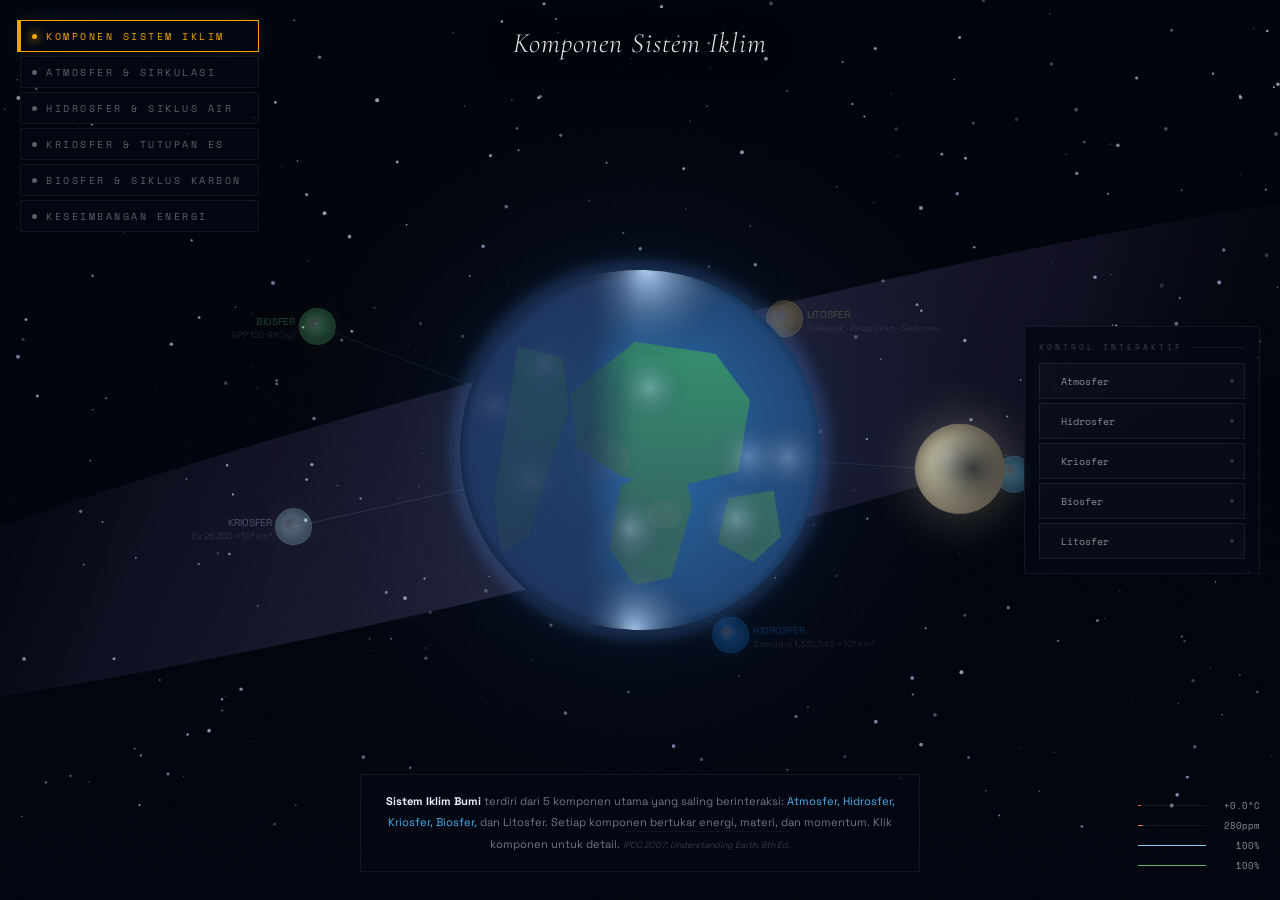
<file: index.html>
<!DOCTYPE html>
<html lang="id">
<head>
  <meta charset="UTF-8">
  <meta name="viewport" content="width=device-width, initial-scale=1.0">
  <title>Sistem Iklim Bumi — Perdinan</title>
  <link rel="stylesheet" href="style.css">
</head>
<body>
  <canvas id="c"></canvas>

  <div id="hud">
    <!-- SCENE TITLE -->
    <div id="scene-title">Bumi dalam Keseimbangan</div>

    <!-- NAV — 6 scenes sesuai PDF -->
    <div id="nav">
      <div class="nav-pill active" style="--c:#f0a500" onclick="go(0)">
        <div class="nav-dot"></div>Komponen Sistem Iklim
      </div>
      <div class="nav-pill" style="--c:#4fc3f7" onclick="go(1)">
        <div class="nav-dot"></div>Atmosfer & Sirkulasi
      </div>
      <div class="nav-pill" style="--c:#0288d1" onclick="go(2)">
        <div class="nav-dot"></div>Hidrosfer & Siklus Air
      </div>
      <div class="nav-pill" style="--c:#90caf9" onclick="go(3)">
        <div class="nav-dot"></div>Kriosfer & Tutupan Es
      </div>
      <div class="nav-pill" style="--c:#43a047" onclick="go(4)">
        <div class="nav-dot"></div>Biosfer & Siklus Karbon
      </div>
      <div class="nav-pill" style="--c:#ffd600" onclick="go(5)">
        <div class="nav-dot"></div>Keseimbangan Energi
      </div>
    </div>

    <!-- CONTROLS (dynamically built by JS) -->
    <div id="controls"></div>

    <!-- INFO CARD -->
    <div id="info-card">
      Pilih scene di kiri untuk mulai eksplorasi sistem iklim Bumi.<br>
      <span style="font-size:0.6rem;opacity:0.5">Sumber: Understanding Earth, 6th Ed. | IPCC 2007 | Perdinan</span>
    </div>

    <!-- STATS — real-time climate indicators -->
    <div id="stats">
      <div class="stat-item">
        <div class="stat-bar"><div class="stat-fill" id="sf-temp" style="background:#ff7043;width:5%"></div></div>
        <span class="stat-val" id="sv-temp">+0.0°C</span>
      </div>
      <div class="stat-item">
        <div class="stat-bar"><div class="stat-fill" id="sf-co2" style="background:#ff8a65;width:8%"></div></div>
        <span class="stat-val" id="sv-co2">280ppm</span>
      </div>
      <div class="stat-item">
        <div class="stat-bar"><div class="stat-fill" id="sf-ice" style="background:#90caf9;width:100%"></div></div>
        <span class="stat-val" id="sv-ice">100%</span>
      </div>
      <div class="stat-item">
        <div class="stat-bar"><div class="stat-fill" id="sf-forest" style="background:#66bb6a;width:100%"></div></div>
        <span class="stat-val" id="sv-forest">100%</span>
      </div>
    </div>

    <div id="tip"></div>
  </div>

  <script src="main.js"></script>
</body>
</html>
</file>
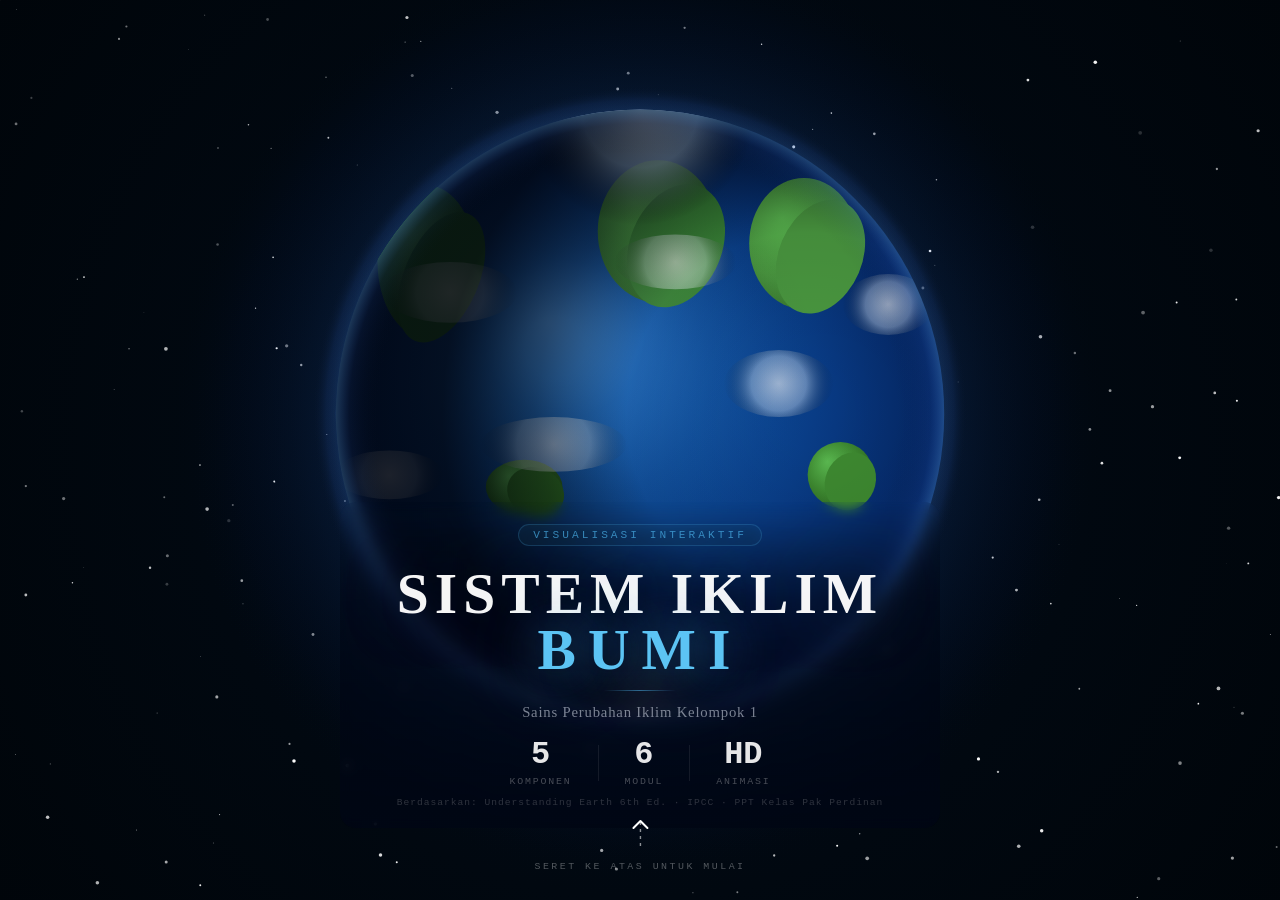
<file: spi rev/index.html>
<!DOCTYPE html>
<html lang="id">
<head>
  <meta charset="UTF-8">
  <meta name="viewport" content="width=device-width, initial-scale=1.0, maximum-scale=1.0, user-scalable=no">
  <title>Sistem Iklim Bumi — Perdinan</title>
  <link rel="stylesheet" href="style.css">
</head>
<body>
  <canvas id="c"></canvas>
  <div id="hud">
    <div id="scene-title">Bumi dalam Keseimbangan</div>
    <!-- NAV DRAWER (kiri) -->
    <div id="nav-drawer">
      <!-- Tombol hamburger 3 garis -->
      <button id="nav-toggle" onclick="toggleNav()" aria-label="Menu navigasi">
        <span class="hb-line"></span>
        <span class="hb-line"></span>
        <span class="hb-line"></span>
      </button>
      <!-- Panel nav yang muncul saat dibuka -->
      <div id="nav-panel">
        <div class="nav-panel-head">MODUL</div>
        <div class="nav-pill active" style="--c:#f0a500" onclick="go(0);closeNav()"><span class="nav-num">01</span><span class="nav-dot"></span><span class="nav-txt">Komponen Sistem Iklim</span></div>
        <div class="nav-pill" style="--c:#4fc3f7" onclick="go(1);closeNav()"><span class="nav-num">02</span><span class="nav-dot"></span><span class="nav-txt">Atmosfer</span></div>
        <div class="nav-pill" style="--c:#0288d1" onclick="go(2);closeNav()"><span class="nav-num">03</span><span class="nav-dot"></span><span class="nav-txt">Hidrosfer</span></div>
        <div class="nav-pill" style="--c:#90caf9" onclick="go(3);closeNav()"><span class="nav-num">04</span><span class="nav-dot"></span><span class="nav-txt">Kriosfer</span></div>
        <div class="nav-pill" style="--c:#43a047" onclick="go(4);closeNav()"><span class="nav-num">05</span><span class="nav-dot"></span><span class="nav-txt">Biosfer</span></div>
        <div class="nav-pill" style="--c:#ffd600" onclick="go(5);closeNav()"><span class="nav-num">06</span><span class="nav-dot"></span><span class="nav-txt">Keseimbangan Energi</span></div>
      </div>
      <!-- Overlay gelap saat nav terbuka -->
      <div id="nav-overlay" onclick="closeNav()"></div>
    </div>
    <div id="info-card">
      Pilih scene di kiri untuk mulai eksplorasi sistem iklim Bumi.<br>
      <span style="font-size:0.8rem;opacity:0.5">Sumber: Understanding Earth, 6th Ed. | IPCC 2007 | Perdinan</span>
    </div>
    <div id="stats">
      <div class="stat-item"><div class="stat-bar"><div class="stat-fill" id="sf-temp" style="background:#ff7043;width:5%"></div></div><span class="stat-val" id="sv-temp">+0.0°C</span></div>
      <div class="stat-item"><div class="stat-bar"><div class="stat-fill" id="sf-co2" style="background:#ff8a65;width:8%"></div></div><span class="stat-val" id="sv-co2">280ppm</span></div>
      <div class="stat-item"><div class="stat-bar"><div class="stat-fill" id="sf-ice" style="background:#90caf9;width:100%"></div></div><span class="stat-val" id="sv-ice">100%</span></div>
      <div class="stat-item"><div class="stat-bar"><div class="stat-fill" id="sf-forest" style="background:#66bb6a;width:100%"></div></div><span class="stat-val" id="sv-forest">100%</span></div>
    </div>
    <div id="tip"></div>
    <!-- BOTTOM DRAWER -->
    <div id="ctrl-drawer">
      <div id="ctrl-tab" onclick="toggleDrawer()">
        <div id="ctrl-tab-bar"></div>
        <span id="ctrl-tab-label">Kontrol</span>
        <span id="ctrl-tab-arrow">&#9650;</span>
      </div>
      <div id="ctrl-body">
        <div id="controls"></div>
      </div>
    </div>
  </div>

  <!-- INTRO SCREEN -->
  <div id="intro">
    <canvas id="intro-canvas"></canvas>
    <div id="intro-content">
      <div id="intro-badge">VISUALISASI INTERAKTIF </div>
      <h1 id="intro-title">SISTEM IKLIM<br><span id="intro-title-earth">BUMI</span></h1>
      <div id="intro-divider"></div>
      <p id="intro-sub">Sains Perubahan Iklim Kelompok 1 </p>
      <div id="intro-stats-row">
        <div class="intro-stat"><div class="intro-stat-val">5</div><div class="intro-stat-lbl">Komponen</div></div>
        <div class="intro-stat-sep"></div>
        <div class="intro-stat"><div class="intro-stat-val">6</div><div class="intro-stat-lbl">Modul</div></div>
        <div class="intro-stat-sep"></div>
        <div class="intro-stat"><div class="intro-stat-val">HD</div><div class="intro-stat-lbl">Animasi</div></div>
      </div>
      <div id="intro-src">Berdasarkan: Understanding Earth 6th Ed. &middot; IPCC &middot;  PPT Kelas Pak Perdinan</div>
    </div>
    <div id="intro-drag-hint">
      <div id="intro-drag-icon">
        <svg width="24" height="32" viewBox="0 0 24 32" fill="none" xmlns="http://www.w3.org/2000/svg">
          <line x1="12" y1="28" x2="12" y2="4" stroke="rgba(255,255,255,0.55)" stroke-width="1.4" stroke-dasharray="3 4"/>
          <polyline points="5,10 12,3 19,10" stroke="white" stroke-width="2" fill="none" stroke-linecap="round" stroke-linejoin="round"/>
        </svg>
      </div>
      <span>Seret ke atas untuk mulai</span>
    </div>
  </div>

  <script src="main.js"></script>
</body>
</html>
</file>
<file: style.css>
@import url('https://fonts.googleapis.com/css2?family=Cormorant+Garamond:ital,wght@0,300;0,400;0,600;1,300;1,400&family=Space+Grotesk:wght@300;400;500&family=Space+Mono:wght@400&display=swap');

*,*::before,*::after{margin:0;padding:0;box-sizing:border-box}

:root{
  --ink:       #e8f0fc;
  --ink-dim:   rgba(232,240,252,0.38);
  --panel:     rgba(4,8,20,0.78);
  --border:    rgba(255,255,255,0.06);
  --gold:      #c9a84c;
  --ice:       #a8d8f0;
  --bio:       #5cba74;
  --fire:      #e8622a;
  --sky:       #4ab0e8;
  --font-h:    'Cormorant Garamond',Georgia,serif;
  --font-b:    'Space Grotesk',sans-serif;
  --font-m:    'Space Mono',monospace;
}

html,body{width:100%;height:100%;overflow:hidden;background:#02050f;
  font-family:var(--font-b);color:var(--ink);cursor:default;user-select:none}

canvas{position:fixed;inset:0;width:100%;height:100%}

/* ── GRAIN OVERLAY ── */
body::before{
  content:'';position:fixed;inset:0;z-index:1;pointer-events:none;
  background-image:url("data:image/svg+xml,%3Csvg viewBox='0 0 256 256' xmlns='http://www.w3.org/2000/svg'%3E%3Cfilter id='n'%3E%3CfeTurbulence type='fractalNoise' baseFrequency='0.9' numOctaves='4' stitchTiles='stitch'/%3E%3C/filter%3E%3Crect width='100%25' height='100%25' filter='url(%23n)' opacity='0.04'/%3E%3C/svg%3E");
  opacity:.55;mix-blend-mode:overlay;
}

/* ── HUD ── */
#hud{position:fixed;inset:0;pointer-events:none;z-index:10}

/* ── TITLE ── */
#scene-title{
  position:absolute;top:26px;left:50%;transform:translateX(-50%);
  font-family:var(--font-h);font-weight:300;font-style:italic;
  font-size:clamp(1.1rem,2.4vw,1.75rem);
  color:rgba(255,255,255,0.9);letter-spacing:1px;
  text-shadow:0 0 60px rgba(100,180,255,0.4),0 2px 30px rgba(0,0,0,0.9);
  transition:all .7s cubic-bezier(.4,0,.2,1);white-space:nowrap;
}

/* ── NAV ── */
#nav{
  position:absolute;top:20px;left:20px;
  display:flex;flex-direction:column;gap:4px;
  pointer-events:all;
}
.nav-pill{
  display:flex;align-items:center;gap:9px;
  padding:8px 16px 8px 11px;
  border:1px solid var(--border);
  background:var(--panel);
  backdrop-filter:blur(20px) saturate(1.4);
  cursor:pointer;
  transition:all .3s cubic-bezier(.4,0,.2,1);
  font-family:var(--font-m);
  font-size:.6rem;letter-spacing:2.5px;text-transform:uppercase;
  color:var(--ink-dim);
  position:relative;overflow:hidden;
}
.nav-pill::before{
  content:'';position:absolute;inset:0;
  background:linear-gradient(90deg,transparent,rgba(255,255,255,0.03),transparent);
  transform:translateX(-100%);transition:transform .5s;
}
.nav-pill:hover::before{transform:translateX(100%)}
.nav-pill:hover{border-color:rgba(255,255,255,0.18);color:rgba(255,255,255,0.85);transform:translateX(6px)}
.nav-pill.active{
  border-color:var(--c,var(--sky));
  color:var(--c,var(--sky));
  background:rgba(4,8,20,0.92);
  box-shadow:0 0 28px rgba(74,176,232,.15), -3px 0 0 0 var(--c,var(--sky));
}
.nav-dot{width:5px;height:5px;border-radius:50%;background:currentColor;flex-shrink:0;transition:box-shadow .3s}
.nav-pill.active .nav-dot{box-shadow:0 0 8px currentColor,0 0 16px currentColor}

/* ── CONTROLS ── */
#controls{
  position:absolute;right:20px;top:50%;transform:translateY(-50%);
  width:236px;display:flex;flex-direction:column;gap:7px;
  pointer-events:all;
}
.ctrl-group{
  background:var(--panel);backdrop-filter:blur(20px) saturate(1.4);
  border:1px solid var(--border);padding:14px;
  transition:border-color .3s;
}
.ctrl-group:hover{border-color:rgba(255,255,255,0.1)}
.ctrl-label{
  font-family:var(--font-m);font-size:.52rem;letter-spacing:3px;text-transform:uppercase;
  color:rgba(255,255,255,0.22);margin-bottom:10px;
  display:flex;align-items:center;gap:8px;
}
.ctrl-label::after{content:'';flex:1;height:1px;background:rgba(255,255,255,0.06)}
.btn-grid{display:flex;flex-direction:column;gap:4px}
.action-btn{
  position:relative;overflow:hidden;
  padding:9px 12px;
  border:1px solid rgba(255,255,255,0.07);
  background:rgba(255,255,255,0.02);
  cursor:pointer;pointer-events:all;
  font-family:var(--font-m);font-size:.65rem;
  color:rgba(255,255,255,0.52);
  text-align:left;display:flex;align-items:center;gap:9px;
  transition:all .2s;white-space:nowrap;
}
.action-btn::after{
  content:'';position:absolute;right:10px;top:50%;transform:translateY(-50%);
  width:4px;height:4px;border-radius:50%;
  background:rgba(255,255,255,0.15);transition:all .2s;
}
.action-btn:hover{background:rgba(255,255,255,0.055);color:#fff;border-color:rgba(255,255,255,0.15);transform:translateX(-3px)}
.action-btn.on{
  background:rgba(var(--rgb,79,195,247),.1);
  border-color:rgba(var(--rgb,79,195,247),.35);
  color:rgb(var(--rgb,79,195,247));
}
.action-btn.on::after{background:rgb(var(--rgb,79,195,247));box-shadow:0 0 6px rgb(var(--rgb,79,195,247))}
.action-btn .ico{font-size:.82rem;flex-shrink:0}
.action-btn .ripple{
  position:absolute;border-radius:50%;
  background:rgba(255,255,255,0.1);
  transform:scale(0);animation:ripple .5s ease-out forwards;
}
@keyframes ripple{to{transform:scale(5);opacity:0}}

/* SLIDER */
.s-row{margin-top:5px}
.s-top{display:flex;justify-content:space-between;font-family:var(--font-m);font-size:.56rem;color:rgba(255,255,255,0.26);margin-bottom:4px}
.s-top span{color:rgba(255,255,255,0.6)}
input[type=range]{width:100%;-webkit-appearance:none;height:1px;border-radius:1px;background:rgba(255,255,255,0.1);outline:none;cursor:pointer}
input[type=range]::-webkit-slider-thumb{-webkit-appearance:none;width:13px;height:13px;border-radius:50%;background:#e8f0fc;box-shadow:0 0 10px rgba(180,220,255,0.5);cursor:pointer}

/* ── INFO CARD ── */
#info-card{
  position:absolute;bottom:28px;left:50%;transform:translateX(-50%);
  max-width:560px;width:88%;
  background:var(--panel);backdrop-filter:blur(20px) saturate(1.4);
  border:1px solid var(--border);
  padding:16px 22px;
  font-size:.7rem;line-height:1.9;color:rgba(232,240,252,0.48);
  transition:all .45s ease;text-align:center;
}
#info-card b,#info-card strong{color:var(--ink)}
#info-card em{color:var(--sky);font-style:normal}
#info-card .src{
  margin-top:8px;padding-top:7px;
  border-top:1px solid rgba(255,255,255,0.05);
  font-size:.56rem;color:rgba(255,255,255,0.2);font-style:italic;
}

/* ── STATS ── */
#stats{position:absolute;bottom:28px;right:20px;display:flex;flex-direction:column;gap:7px}
.stat-item{display:flex;align-items:center;gap:8px;font-family:var(--font-m);font-size:.56rem;color:rgba(255,255,255,0.26)}
.stat-lbl{min-width:22px;text-align:right}
.stat-bar{width:68px;height:1px;background:rgba(255,255,255,0.08);overflow:hidden}
.stat-fill{height:100%;border-radius:1px;transition:width .7s ease}
.stat-val{min-width:46px;text-align:right;color:rgba(255,255,255,0.55)}

/* ── TOOLTIP ── */
#tip{
  position:absolute;pointer-events:none;
  background:rgba(4,8,20,0.95);border:1px solid rgba(255,255,255,0.1);
  padding:5px 11px;font-family:var(--font-m);
  font-size:.6rem;color:rgba(255,255,255,0.7);
  display:none;z-index:20;white-space:nowrap;letter-spacing:.5px;
}

/* ── CORNER MARKS ── */
.corner{position:absolute;width:18px;height:18px;pointer-events:none}
.corner.tl{top:14px;left:14px;border-top:1px solid rgba(255,255,255,0.18);border-left:1px solid rgba(255,255,255,0.18)}
.corner.tr{top:14px;right:14px;border-top:1px solid rgba(255,255,255,0.18);border-right:1px solid rgba(255,255,255,0.18)}
.corner.bl{bottom:14px;left:14px;border-bottom:1px solid rgba(255,255,255,0.18);border-left:1px solid rgba(255,255,255,0.18)}
.corner.br{bottom:14px;right:14px;border-bottom:1px solid rgba(255,255,255,0.18);border-right:1px solid rgba(255,255,255,0.18)}
</file>
<file: spi rev/style.css>
@import url('https://fonts.googleapis.com/css2?family=Cormorant+Garamond:ital,wght@0,300;0,400;0,600;1,300;1,400&family=Space+Grotesk:wght@300;400;500&family=Space+Mono:wght@400&display=swap');

*,*::before,*::after{margin:0;padding:0;box-sizing:border-box}

:root{
  --ink:       #e8f0fc;
  --ink-dim:   rgba(232,240,252,0.38);
  --panel:     rgba(4,8,20,0.78);
  --border:    rgba(255,255,255,0.06);
  --gold:      #c9a84c;
  --ice:       #a8d8f0;
  --bio:       #5cba74;
  --fire:      #e8622a;
  --sky:       #4ab0e8;
  --font-h:    "Times New Roman", Times, serif;
  --font-b:    "Times New Roman", Times, serif;
  --font-m:    "Courier New", Courier, monospace;
  --text-base: 16px; /* Setara 12pt */
  --text-title: clamp(1.5rem, 4vw, 2.5rem);
}

html, body {
  width: 100%;
  height: 100%;
  overflow: hidden;
  background: #02050f;
  font-family: "Times New Roman", Times, serif; 
  font-size: 16px; /* 16px di web setara dengan 12pt di kertas/Word */
  color: var(--ink);
  cursor: default;
  user-select: none;
}

canvas{position:fixed;inset:0;width:100%;height:100%}

/* ── GRAIN OVERLAY ── */
body::before{
  content:'';position:fixed;inset:0;z-index:1;pointer-events:none;
  background-image:url("data:image/svg+xml,%3Csvg viewBox='0 0 256 256' xmlns='http://www.w3.org/2000/svg'%3E%3Cfilter id='n'%3E%3CfeTurbulence type='fractalNoise' baseFrequency='0.9' numOctaves='4' stitchTiles='stitch'/%3E%3C/filter%3E%3Crect width='100%25' height='100%25' filter='url(%23n)' opacity='0.04'/%3E%3C/svg%3E");
  opacity:.55;mix-blend-mode:overlay;
}

/* ── HUD ── */
#hud{position:fixed;inset:0;pointer-events:none;z-index:10}

/* ── TITLE ── */
#scene-title{
  position:absolute;top:26px;left:50%;transform:translateX(-50%);
  font-family:var(--font-h);font-weight:300;font-style:italic;
  font-size: clamp(1.5rem, 4vw, 2.5rem);
  font-weight: bold; 
  text-transform: uppercase; /* Biar terlihat tegas seperti laporan resmi */
  letter-spacing: 2px; /* Memberi jarak antar huruf agar lebih modern */
  color:rgba(255,255,255,0.9);letter-spacing:1px;
  text-shadow:0 0 60px rgba(100,180,255,0.4),0 2px 30px rgba(0,0,0,0.9);
  transition:all .7s cubic-bezier(.4,0,.2,1);white-space:nowrap;
}

/* ── NAV DRAWER (kiri) ── */

/* Wrapper seluruh nav */
#nav-drawer {
  position: absolute;
  top: 18px;
  left: 18px;
  z-index: 40;
  pointer-events: all;
}

/* Tombol hamburger 3 garis */
#nav-toggle {
  display: flex;
  flex-direction: column;
  justify-content: center;
  align-items: center;
  gap: 5px;
  width: 42px;
  height: 42px;
  background: rgba(4,8,24,0.88);
  border: 1px solid rgba(255,255,255,0.10);
  border-radius: 8px;
  cursor: pointer;
  backdrop-filter: blur(20px) saturate(1.5);
  transition: background 0.2s, border-color 0.2s, box-shadow 0.2s;
  position: relative;
  z-index: 42;
}
#nav-toggle:hover {
  background: rgba(8,16,44,0.96);
  border-color: rgba(255,255,255,0.22);
  box-shadow: 0 0 18px rgba(74,176,232,0.12);
}
#nav-drawer.open #nav-toggle {
  background: rgba(6,12,36,0.98);
  border-color: rgba(74,176,232,0.35);
  box-shadow: 0 0 20px rgba(74,176,232,0.18);
}

/* 3 garis hamburger */
.hb-line {
  display: block;
  width: 18px;
  height: 1.8px;
  border-radius: 2px;
  background: rgba(255,255,255,0.55);
  transition: transform 0.32s cubic-bezier(0.22,1,0.36,1),
              opacity   0.22s ease,
              width     0.22s ease,
              background 0.2s;
  transform-origin: center;
}
#nav-drawer.open .hb-line:nth-child(1) {
  transform: translateY(6.8px) rotate(45deg);
  width: 20px;
  background: rgba(74,176,232,0.85);
}
#nav-drawer.open .hb-line:nth-child(2) {
  opacity: 0;
  transform: scaleX(0);
}
#nav-drawer.open .hb-line:nth-child(3) {
  transform: translateY(-6.8px) rotate(-45deg);
  width: 20px;
  background: rgba(74,176,232,0.85);
}

/* Panel nav yang muncul */
#nav-panel {
  position: absolute;
  top: 0;
  left: 0;
  width: 250px;
  padding: 56px 10px 14px;
  background: rgba(4,8,24,0.96);
  border: 1px solid rgba(255,255,255,0.09);
  border-radius: 10px;
  backdrop-filter: blur(28px) saturate(1.8);
  box-shadow: 8px 0 40px rgba(0,0,0,0.5), 0 0 0 1px rgba(255,255,255,0.04);
  /* Tertutup */
  opacity: 0;
  transform: translateX(-14px) scale(0.97);
  pointer-events: none;
  transition: opacity 0.30s cubic-bezier(0.22,1,0.36,1),
              transform 0.30s cubic-bezier(0.22,1,0.36,1);
}
#nav-drawer.open #nav-panel {
  opacity: 1;
  transform: translateX(0) scale(1);
  pointer-events: all;
}

/* Heading panel */
.nav-panel-head {
  font-family: "Courier New", monospace;
  font-size: 0.60rem;
  letter-spacing: 3px;
  text-transform: uppercase;
  color: rgba(255,255,255,0.20);
  padding: 0 8px 10px;
  border-bottom: 1px solid rgba(255,255,255,0.06);
  margin-bottom: 6px;
}

/* Item nav */
.nav-pill {
  display: flex;
  align-items: center;
  gap: 10px;
  padding: 9px 10px 9px 10px;
  border-radius: 6px;
  border: 1px solid transparent;
  cursor: pointer;
  transition: background 0.18s, border-color 0.18s, color 0.18s, padding-left 0.18s;
  font-family: "Courier New", monospace;
  font-size: 0.78rem;
  letter-spacing: 0.6px;
  color: rgba(255,255,255,0.38);
  position: relative;
  overflow: hidden;
  margin-bottom: 2px;
}
.nav-pill:hover {
  background: rgba(255,255,255,0.04);
  border-color: rgba(255,255,255,0.08);
  color: rgba(255,255,255,0.80);
  padding-left: 14px;
}
.nav-pill.active {
  background: rgba(var(--cr, 74,176,232), 0.08);
  border-color: rgba(var(--cr, 74,176,232), 0.28);
  color: var(--c, #4ab0e8);
  box-shadow: inset 3px 0 0 0 var(--c, #4ab0e8);
}

/* Nomor urut */
.nav-num {
  font-family: "Courier New", monospace;
  font-size: 0.60rem;
  color: rgba(255,255,255,0.18);
  min-width: 16px;
  flex-shrink: 0;
  transition: color 0.18s;
}
.nav-pill.active .nav-num { color: var(--c, #4ab0e8); opacity: 0.7; }

/* Dot indikator */
.nav-dot {
  width: 5px; height: 5px;
  border-radius: 50%;
  background: currentColor;
  flex-shrink: 0;
  opacity: 0.5;
  transition: opacity 0.2s, box-shadow 0.2s;
}
.nav-pill.active .nav-dot {
  opacity: 1;
  box-shadow: 0 0 6px currentColor, 0 0 12px currentColor;
}

/* Label teks */
.nav-txt { flex: 1; line-height: 1.2; }

/* Overlay gelap */
#nav-overlay {
  display: none;
  position: fixed;
  inset: 0;
  z-index: 38;
  background: rgba(0,0,0,0);
}
#nav-drawer.open #nav-overlay {
  display: block;
}

/* ── CONTROLS ── */
#controls{
  position: absolute;
  right: 20px;
  top: 65%; /* Diturunkan dari 50% supaya chart di atasnya terlihat jelas */
  transform: translateY(-50%);
  width: 200px; /* Diperkecil sedikit lebarnya */
  display:flex;flex-direction:column;gap:7px;
  pointer-events:all;
}
.ctrl-group{
  background:var(--panel);backdrop-filter:blur(20px) saturate(1.4);
  border:1px solid var(--border);
  padding: 16px;
  margin-bottom: 10px; /* Jeda antar grup tombol */
  transition:border-color .3s;
}
.ctrl-group:hover{border-color:rgba(255,255,255,0.1)}
.ctrl-label{
  font-family: "Times New Roman", Times, serif;
  font-size: 0.9rem; /* Lebih besar dari aslinya */
  font-weight: bold;
  letter-spacing: 1.5px; /* Jarak antar huruf dikurangi agar tidak terlalu renggang */
  color:rgba(255,255,255,0.22);margin-bottom:10px;
  display:flex;align-items:center;gap:8px;
}
.ctrl-label::after{content:'';flex:1;height:1px;background:rgba(255,255,255,0.06)}
.btn-grid{display:flex;flex-direction:column;gap:4px}
.action-btn{
  position:relative;overflow:hidden;
  padding:9px 12px;
  border:1px solid rgba(255,255,255,0.07);
  background:rgba(255,255,255,0.02);
  cursor:pointer;pointer-events:all;
  font-family: "Times New Roman", Times, serif;
  font-size: clamp(0.9rem, 1.1vw, 1.1rem); /* Responsif: minimal 0.85rem di HP */
  font-weight: 500;
  color: rgba(255, 255, 255, 0.7); /* Dibuat lebih terang sedikit agar terbaca */
  text-align:left;display:flex;align-items:center;gap:9px;
  transition:all .2s;white-space:nowrap;
}
.action-btn::after{
  content:'';position:absolute;right:10px;top:50%;transform:translateY(-50%);
  width:4px;height:4px;border-radius:50%;
  background:rgba(255,255,255,0.15);transition:all .2s;
}
.action-btn:hover{background:rgba(255,255,255,0.055);color:#fff;border-color:rgba(255,255,255,0.15);transform:translateX(-3px)}
.action-btn.on{
  background:rgba(var(--rgb,79,195,247),.1);
  border-color:rgba(var(--rgb,79,195,247),.35);
  color:rgb(var(--rgb,79,195,247));
}
.action-btn.on::after{background:rgb(var(--rgb,79,195,247));box-shadow:0 0 6px rgb(var(--rgb,79,195,247))}
.action-btn .ico{font-size:.9rem;flex-shrink:0}
.action-btn .ripple{
  position:absolute;border-radius:50%;
  background:rgba(255,255,255,0.1);
  transform:scale(0);animation:ripple .5s ease-out forwards;
}
@keyframes ripple{to{transform:scale(5);opacity:0}}

/* SLIDER */
/* Bagian Track/Jalur Slider */
input[type=range] {
    -webkit-appearance: none; /* Untuk Chrome/Safari */
    appearance: none;         /* STANDAR (Ini yang bikin VS Code diam) */
    width: 100%;
    height: 1px;              /* Sesuai di fotomu */
    border-radius: 1px;
    background: rgba(255, 255, 255, 0.1);
    outline: none;
}

/* Bagian Bulatan (Thumb) */
input[type=range]::-webkit-slider-thumb {
    -webkit-appearance: none; /* WAJIB ada di sini juga */
    appearance: none;         /* STANDAR */
    width: 13px;
    height: 13px;
    border-radius: 50%;
    background: #e8f0fc;      /* Warna biru muda di fotomu */
    cursor: pointer;
    border: none;
}

/* Tambahan untuk Firefox (biar sinkron) */
input[type=range]::-moz-range-thumb {
    width: 13px;
    height: 13px;
    border-radius: 50%;
    background: #e8f0fc;
    cursor: pointer;
    border: none;
}

/* ── INFO CARD ── */
#info-card{
  position:absolute;bottom:28px;left:50%;transform:translateX(-50%);
  max-width:560px;width:88%;
  background:var(--panel);backdrop-filter:blur(20px) saturate(1.4);
  border:1px solid var(--border);
  padding:16px 22px;
  font-family: "Times New Roman", Times, serif;
  font-size: clamp(0.9rem, 1.2vw, 1.05rem); /* Setara 11-12pt, nyaman di mata */
  line-height: 1.6; /* Jarak antar baris sedikit dirapatkan agar tidak terlalu melompong */
  color: rgba(232, 240, 252, 0.85); /* Naikkan opasitas dari 0.48 ke 0.85 agar teks putih jelas */
  text-align: justify; /* Opsional: membuat teks rata kiri-kanan seperti jurnal ilmiah */
  transition:all .45s ease;text-align:center;
  z-index: 15;
}
#info-card b,#info-card strong{color:var(--ink)}
#info-card em{color:var(--sky);font-style:normal}
#info-card .src{
  margin-top:8px;padding-top:7px;
  border-top:1px solid rgba(255,255,255,0.05);
  font-size: 0.9rem; 
  color: rgba(255, 255, 255, 0.4);
  font-style:italic;
}

/* ── STATS ── */
#stats {position: absolute;
  bottom: 20px; /* Taruh di bawah */
  right: 20px;  /* Taruh di kanan */
  width: auto;
  display: flex;
  flex-direction: column; /* Berderet ke bawah agar rapi */
  gap: 12px;
  pointer-events: none; /* Supaya tidak mengganggu klik mouse */
}
.stat-item{display:flex;align-items:center;gap:8px;font-family:var(--font-m);font-size:.8rem;color:rgba(255,255,255,0.26)}
.stat-lbl{min-width:22px;text-align:right}
.stat-bar{width:68px;height:1px;background:rgba(255,255,255,0.08);overflow:hidden}
.stat-fill{height:100%;border-radius:1px;transition:width .7s ease}
.stat-val{min-width:46px;text-align:right;color:rgba(255,255,255,0.55)}

/* ── TOOLTIP ── */
#tip{
  position:absolute;pointer-events:none;
  background:rgba(4,8,20,0.95);border:1px solid rgba(255,255,255,0.1);
  padding:5px 11px;font-family:var(--font-m);
  font-size:.8rem;color:rgba(255,255,255,0.7);
  display:none;z-index:20;white-space:nowrap;letter-spacing:.5px;
}

/* ── CORNER MARKS ── */
.corner{position:absolute;width:18px;height:18px;pointer-events:none}
.corner.tl{top:14px;left:14px;border-top:1px solid rgba(255,255,255,0.18);border-left:1px solid rgba(255,255,255,0.18)}
.corner.tr{top:14px;right:14px;border-top:1px solid rgba(255,255,255,0.18);border-right:1px solid rgba(255,255,255,0.18)}
.corner.bl{bottom:14px;left:14px;border-bottom:1px solid rgba(255,255,255,0.18);border-left:1px solid rgba(255,255,255,0.18)}
.corner.br{bottom:14px;right:14px;border-bottom:1px solid rgba(255,255,255,0.18);border-right:1px solid rgba(255,255,255,0.18)}
/* ══════════════════════════════════════════════════════
   OVERRIDE: #controls sekarang ada di dalam drawer
   ══════════════════════════════════════════════════════ */
#controls {
  position: static !important;
  right: auto !important; top: auto !important;
  transform: none !important;
  width: 100% !important;
  display: flex;
  flex-direction: column;
  gap: 8px;
  pointer-events: all;
}

/* ══════════════════════════════════════════════════════
   BOTTOM DRAWER — tab tarik ke atas
   ══════════════════════════════════════════════════════ */
#ctrl-drawer {
  position: fixed;
  bottom: 0;
  right: 22px;
  width: 320px;
  z-index: 80;
  pointer-events: all;
  /* Tertutup: hanya tab yang terlihat (tinggi tab = 40px) */
  transform: translateY(calc(100% - 40px));
  transition: transform 0.40s cubic-bezier(0.22, 1, 0.36, 1);
  filter: drop-shadow(0 -4px 24px rgba(0,0,0,0.55));
}
#ctrl-drawer.open {
  transform: translateY(0);
}

/* Tab handle */
#ctrl-tab {
  pointer-events: all;
  display: flex;
  align-items: center;
  gap: 9px;
  height: 40px;
  padding: 0 14px 0 12px;
  background: rgba(6, 10, 28, 0.95);
  border: 1px solid rgba(255,255,255,0.10);
  border-bottom: none;
  border-radius: 10px 10px 0 0;
  cursor: pointer;
  backdrop-filter: blur(24px) saturate(1.6);
  transition: background 0.2s, border-color 0.25s;
  user-select: none;
}
#ctrl-tab:hover {
  background: rgba(10,18,46,0.98);
  border-color: rgba(255,255,255,0.20);
}
#ctrl-tab-bar {
  width: 24px; height: 3px;
  border-radius: 99px;
  background: rgba(255,255,255,0.20);
  flex-shrink: 0;
  transition: background 0.2s, width 0.2s;
}
#ctrl-drawer.open #ctrl-tab-bar {
  background: rgba(74,176,232,0.55);
  width: 20px;
}
#ctrl-tab-label {
  flex: 1;
  font-family: "Courier New", monospace;
  font-size: 0.72rem;
  letter-spacing: 1.8px;
  text-transform: uppercase;
  color: rgba(255,255,255,0.48);
  transition: color 0.2s;
}
#ctrl-drawer.open #ctrl-tab-label {
  color: rgba(255,255,255,0.75);
}
#ctrl-tab-arrow {
  font-size: 0.58rem;
  color: rgba(255,255,255,0.28);
  transition: transform 0.38s cubic-bezier(0.22,1,0.36,1), color 0.2s;
  line-height: 1;
}
#ctrl-drawer.open #ctrl-tab-arrow {
  transform: rotate(180deg);
  color: rgba(74,176,232,0.8);
}

/* Drawer body */
#ctrl-body {
  pointer-events: all;
  background: rgba(5, 9, 26, 0.96);
  border: 1px solid rgba(255,255,255,0.09);
  border-top: 1px solid rgba(255,255,255,0.05);
  padding: 12px 12px 16px;
  backdrop-filter: blur(28px) saturate(1.8);
  max-height: 60vh;
  overflow-y: auto;
  overflow-x: hidden;
}
#ctrl-body::-webkit-scrollbar { width: 2px; }
#ctrl-body::-webkit-scrollbar-track { background: transparent; }
#ctrl-body::-webkit-scrollbar-thumb { background: rgba(255,255,255,0.10); border-radius: 1px; }

/* ctrl-group dalam drawer */
#ctrl-body .ctrl-group {
  background: rgba(255,255,255,0.025);
  border: 1px solid rgba(255,255,255,0.06);
  border-radius: 7px;
  padding: 10px 12px 12px;
  margin-bottom: 8px;
  transition: border-color 0.25s;
}
#ctrl-body .ctrl-group:last-child { margin-bottom: 0; }
#ctrl-body .ctrl-group:hover { border-color: rgba(255,255,255,0.12); }

/* Grid 2 kolom untuk tombol */
#ctrl-body .btn-grid {
  display: grid;
  grid-template-columns: 1fr 1fr;
  gap: 5px;
}
#ctrl-body .action-btn {
  font-size: 0.75rem;
  padding: 7px 9px;
  white-space: normal;
  line-height: 1.25;
  min-height: 36px;
  border-radius: 5px;
}

/* Slider label */
#ctrl-body .s-row { width: 100%; }
#ctrl-body .s-top {
  display: flex;
  justify-content: space-between;
  font-family: "Courier New", monospace;
  font-size: 0.70rem;
  color: rgba(255,255,255,0.38);
  margin-bottom: 6px;
}
#ctrl-body .s-top #slv {
  color: rgba(255,255,255,0.65);
  font-weight: bold;
}

/* Stats & info-card: geser supaya tidak tertutup drawer */
#stats {
  bottom: 48px;
  right: 356px;
}
#info-card {
  bottom: 52px;
}

/* ══════════════════════════════════════════════════════
   INTRO DASHBOARD — layar penuh, di-drag ke atas
   ══════════════════════════════════════════════════════ */
#intro {
  position: fixed;
  inset: 0;
  z-index: 300;
  display: flex;
  flex-direction: column;
  align-items: center;
  justify-content: center;
  overflow: hidden;
  background: #000a18;
  touch-action: pan-y;
  will-change: transform;
  transition: transform 0.60s cubic-bezier(0.22, 1, 0.36, 1),
              opacity   0.50s ease;
}
#intro.dismissed {
  transform: translateY(-100vh) !important;
  opacity: 0;
  pointer-events: none;
}

/* Canvas bumi */
#intro-canvas {
  position: absolute;
  inset: 0;
  width: 100%;
  height: 100%;
  z-index: 0;
}

/* Vignette overlay — teks lebih terbaca */
#intro-vignette {
  position: absolute;
  inset: 0;
  z-index: 1;
  pointer-events: none;
  background:
    radial-gradient(ellipse 80% 65% at 50% 50%,
      transparent 25%,
      rgba(0,6,20,0.50) 60%,
      rgba(0,4,14,0.92) 100%),
    linear-gradient(to top,
      rgba(0,4,14,0.85) 0%,
      transparent 30%,
      transparent 70%,
      rgba(0,4,14,0.65) 100%);
}

/* Konten: di bawah layar agar globe bumi tidak tertutup */
#intro-content {
  position: absolute;
  bottom: 72px; /* di atas drag-hint */
  left: 50%;
  transform: translateX(-50%);
  z-index: 2;
  display: flex;
  flex-direction: column;
  align-items: center;
  text-align: center;
  padding: 22px 32px 20px;
  width: min(600px, 90vw);
  background: linear-gradient(to top, rgba(0,6,20,0.88) 0%, rgba(0,6,20,0.50) 70%, transparent 100%);
  border-radius: 16px;
  backdrop-filter: blur(6px);
  /* Animasi fade-up masuk */
  animation: intro-fadein 1.1s cubic-bezier(0.22,1,0.36,1) both;
}
@keyframes intro-fadein {
  from { opacity: 0; transform: translateX(-50%) translateY(24px); }
  to   { opacity: 1; transform: translateX(-50%) translateY(0); }
}

/* Badge kecil di atas judul */
#intro-badge {
  font-family: "Courier New", monospace;
  font-size: clamp(0.58rem, 1vw, 0.70rem);
  letter-spacing: 3px;
  text-transform: uppercase;
  color: rgba(74, 176, 232, 0.70);
  border: 1px solid rgba(74, 176, 232, 0.20);
  background: rgba(74, 176, 232, 0.06);
  padding: 4px 14px;
  border-radius: 99px;
  margin-bottom: 20px;
  backdrop-filter: blur(8px);
}

/* Judul utama */
#intro-title {
  font-family: "Times New Roman", Times, serif;
  font-size: clamp(1.8rem, 5vw, 3.6rem);
  font-weight: 900;
  letter-spacing: 6px;
  line-height: 0.98;
  text-transform: uppercase;
  color: rgba(255, 255, 255, 0.96);
  text-shadow:
    0 0 80px rgba(74,176,232,0.28),
    0 4px 50px rgba(0,0,0,0.95),
    0 0 200px rgba(74,176,232,0.10);
  margin-bottom: 2px;
}
#intro-title-earth {
  display: block;
  color: #5cc4f4;
  letter-spacing: 12px;
  text-shadow:
    0 0 50px rgba(74,176,232,0.65),
    0 0 120px rgba(74,176,232,0.30),
    0 0 240px rgba(74,176,232,0.12);
}

/* Garis pemisah */
#intro-divider {
  width: 72px;
  height: 1px;
  background: linear-gradient(90deg, transparent, rgba(74,176,232,0.55), transparent);
  margin: 10px auto 10px;
}

/* Subtitle */
#intro-sub {
  font-family: "Times New Roman", Times, serif;
  font-size: clamp(0.78rem, 1.4vw, 0.92rem);
  color: rgba(232,240,252,0.52);
  line-height: 1.6;
  letter-spacing: 0.8px;
  margin-bottom: 14px;
}

/* Stats row */
#intro-stats-row {
  display: flex;
  align-items: center;
  margin-bottom: 10px;
}
.intro-stat {
  display: flex;
  flex-direction: column;
  align-items: center;
  padding: 0 26px;
}
.intro-stat-val {
  font-family: "Courier New", monospace;
  font-size: clamp(1.4rem, 3vw, 2.0rem);
  font-weight: 700;
  color: rgba(255,255,255,0.90);
  line-height: 1;
}
.intro-stat-lbl {
  font-family: "Courier New", monospace;
  font-size: 0.62rem;
  letter-spacing: 1.8px;
  text-transform: uppercase;
  color: rgba(255,255,255,0.28);
  margin-top: 5px;
}
.intro-stat-sep {
  width: 1px;
  height: 36px;
  background: rgba(255,255,255,0.08);
}

/* Sumber */
#intro-src {
  font-family: "Courier New", monospace;
  font-size: 0.60rem;
  letter-spacing: 1px;
  color: rgba(255,255,255,0.18);
}

/* Drag hint animasi bawah */
#intro-drag-hint {
  position: absolute;
  bottom: 28px;
  left: 50%;
  transform: translateX(-50%);
  z-index: 3;
  display: flex;
  flex-direction: column;
  align-items: center;
  gap: 7px;
  pointer-events: none;
}
#intro-drag-hint span {
  font-family: "Courier New", monospace;
  font-size: 0.62rem;
  letter-spacing: 2.5px;
  text-transform: uppercase;
  color: rgba(255,255,255,0.32);
  white-space: nowrap;
}
#intro-drag-arrow {
  animation: drag-pulse 2.4s ease-in-out infinite;
}
@keyframes drag-pulse {
  0%, 100% { transform: translateY(0);   opacity: 0.45; }
  50%       { transform: translateY(-8px); opacity: 0.90; }
}



/* ══ CRITICAL: pointer-events fixes ══ */
/* #hud is pointer-events:none — semua child interaktif harus di-override */
#ctrl-drawer,
#ctrl-drawer *,
#ctrl-tab,
#ctrl-body,
#ctrl-body *,
#controls,
#controls * { pointer-events: all !important; }

/* Nav drawer juga */
#nav-drawer,
#nav-drawer *,
#nav-toggle,
#nav-panel,
#nav-panel * { pointer-events: all !important; }

/* Nav overlay (klik untuk tutup) */
#nav-overlay { pointer-events: all !important; }
/* ══════════════════════════════════════════════════════════════
   MOBILE RESPONSIVE — semua layar ≤ 768px
   Layout:
   - Hamburger nav kiri atas (tetap)
   - Judul tengah atas (tetap, kecil)
   - Canvas penuh layar
   - Info card: bawah tengah, kecil, tidak overlap
   - Stats: pojok kiri bawah, tersembunyi tipis
   - Bottom drawer: full width, di paling bawah
   - Tidak ada elemen yang saling tumpang tindih
   ══════════════════════════════════════════════════════════════ */
@media (max-width: 768px) {

  /* ── JUDUL: tengah atas, kecil ── */
  #scene-title {
    top: 14px;
    left: 50%;
    transform: translateX(-50%);
    font-size: 0.78rem;
    letter-spacing: 2px;
    white-space: nowrap;
    text-align: center;
    /* Geser ke kanan sedikit biar tidak nabrak tombol hamburger */
    padding-left: 48px;
    padding-right: 12px;
  }

  /* ── NAV DRAWER: tombol hamburger tetap kiri atas ── */
  #nav-drawer {
    top: 10px;
    left: 10px;
    z-index: 100;
  }
  #nav-toggle {
    width: 38px;
    height: 38px;
  }
  /* Panel nav: full width di mobile */
  #nav-panel {
    width: min(260px, calc(100vw - 24px));
    left: 0;
    top: 0;
    padding-top: 52px;
  }
  .nav-pill { font-size: 0.80rem; padding: 10px 10px; }

  /* ── STATS: pojok kanan bawah, di atas drawer, compact ── */
  #stats {
    position: fixed;
    bottom: 50px;       /* tepat di atas tab drawer */
    right: 10px;
    left: auto;
    width: auto;
    flex-direction: column;
    gap: 6px;
    padding: 0;
  }
  .stat-item {
    display: flex;
    flex-direction: row;
    align-items: center;
    gap: 6px;
    width: auto;
    background: none;
    padding: 0;
  }
  .stat-bar { width: 48px; }
  .stat-val  { font-size: 0.68rem; min-width: 38px; }

  /* ── INFO CARD: bawah tengah, lebar penuh, tipis ── */
  #info-card {
    position: fixed;
    bottom: 50px;       /* di atas tab drawer */
    left: 10px;
    right: 10px;
    width: auto;
    transform: none;
    max-width: none;
    max-height: 90px;
    overflow-y: auto;
    font-size: 0.78rem;
    line-height: 1.5;
    padding: 10px 14px;
    text-align: center;
    z-index: 15;
  }

  /* ── BOTTOM DRAWER: full width ── */
  #ctrl-drawer {
    right: 0;
    left: 0;
    width: 100%;
    border-radius: 0;
    transform: translateY(calc(100% - 40px));
  }
  #ctrl-tab {
    border-radius: 0;
    border-left: none;
    border-right: none;
    padding: 0 16px;
  }
  #ctrl-body {
    max-height: 45vh;
    padding: 10px 10px 14px;
  }
  #ctrl-body .btn-grid {
    grid-template-columns: 1fr 1fr;
    gap: 6px;
  }
  #ctrl-body .action-btn {
    font-size: 0.72rem;
    padding: 8px 8px;
    min-height: 40px;
  }
  /* Drawer terbuka: info-card & stats naik lebih ── */
  #ctrl-drawer.open ~ * #info-card,
  body:has(#ctrl-drawer.open) #info-card { bottom: 52px; }

  /* ── Sembunyikan tip tooltip di mobile (tidak berguna) ── */
  #tip { display: none !important; }

  /* ── INTRO di mobile ── */
  #intro-content  { bottom: 60px; padding: 16px 18px 14px; }
  #intro-title    { font-size: clamp(1.5rem, 9vw, 2.4rem); letter-spacing: 4px; }
  #intro-title-earth { letter-spacing: 5px; }
  #intro-badge    { font-size: 0.58rem; letter-spacing: 2px; margin-bottom: 10px; }
  #intro-sub      { font-size: 0.76rem; margin-bottom: 10px; }
  .intro-stat     { padding: 0 12px; }
  .intro-stat-val { font-size: 1.2rem; }
  #intro-drag-hint { bottom: 20px; }

  /* ── Touch targets: minimal 44px ── */
  .nav-pill,
  .action-btn,
  #nav-toggle,
  #ctrl-tab { min-height: 44px; }

  /* ── Canvas utama tidak tertutupi ── */
  #c { z-index: 0; }
  #hud { z-index: 10; }
}

/* Layar sangat kecil (< 380px) */
@media (max-width: 380px) {
  #scene-title { font-size: 0.68rem; padding-left: 44px; }
  #ctrl-body .btn-grid { grid-template-columns: 1fr; }
  #info-card { font-size: 0.72rem; max-height: 80px; }
  .intro-stat { padding: 0 8px; }
}
</file>
